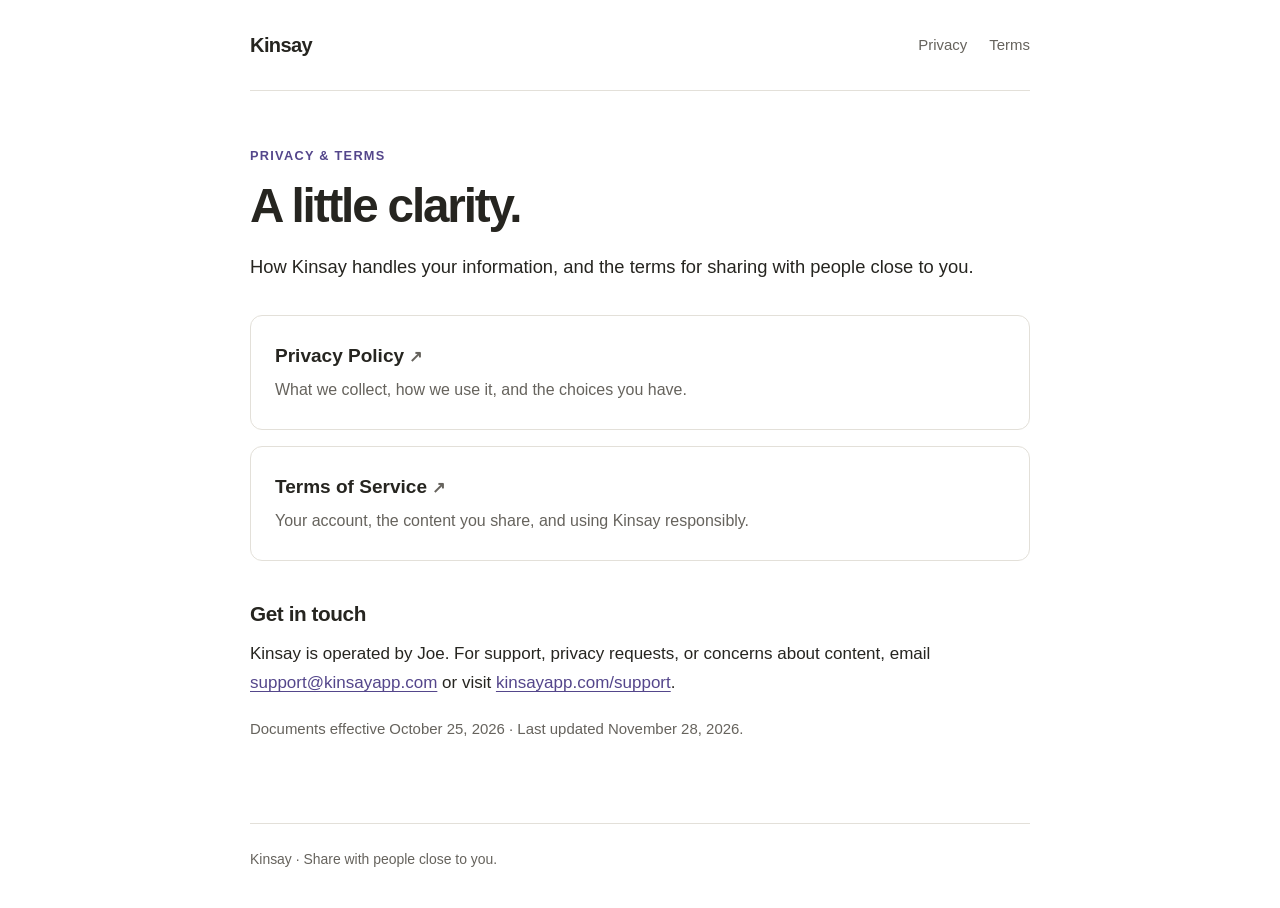
<file: index.html>
<!doctype html>
<html lang="en">
<head>
  <meta charset="utf-8">
  <meta name="viewport" content="width=device-width, initial-scale=1">
  <meta name="description" content="Privacy Policy, Terms of Service, and contact information for Kinsay.">
  <meta name="referrer" content="no-referrer">
  <title>Kinsay — Privacy &amp; Terms</title>
  <link rel="stylesheet" href="styles.css">
</head>
<body>
  <a class="skip-link" href="#main">Skip to content</a>
  <header class="site-header">
    <a class="brand" href="./" aria-label="Kinsay home">Kinsay</a>
    <nav aria-label="Legal"><a href="privacy.html">Privacy</a><a href="terms.html">Terms</a></nav>
  </header>
  <main id="main">
    <p class="eyebrow">Privacy &amp; Terms</p>
    <h1>A little clarity.</h1>
    <p class="intro">How Kinsay handles your information, and the terms for sharing with people close to you.</p>
    <ul class="document-links">
      <li><a href="privacy.html"><strong>Privacy Policy <span aria-hidden="true">↗</span></strong><span>What we collect, how we use it, and the choices you have.</span></a></li>
      <li><a href="terms.html"><strong>Terms of Service <span aria-hidden="true">↗</span></strong><span>Your account, the content you share, and using Kinsay responsibly.</span></a></li>
    </ul>
    <h2>Get in touch</h2>
    <p>Kinsay is operated by Joe. For support, privacy requests, or concerns about content, email <a class="contact" href="mailto:support@kinsayapp.com">support@kinsayapp.com</a> or visit <a href="https://kinsayapp.com/support">kinsayapp.com/support</a>.</p>
    <p class="date">Documents effective October 25, 2026 · Last updated November 28, 2026.</p>
  </main>
  <footer class="site-footer">Kinsay · Share with people close to you.</footer>
</body>
</html>
</file>
<file: styles.css>
:root {
  color-scheme: light dark;
  --surface: #ffffff;
  --text: #262520;
  --muted: #66635d;
  --line: #e3e0d9;
  --accent: #54468b;
  font-family: -apple-system, BlinkMacSystemFont, "Segoe UI", sans-serif;
  font-size: 17px;
  line-height: 1.7;
}
* { box-sizing: border-box; }
body { margin: 0; color: var(--text); }
a { color: var(--accent); text-underline-offset: .18em; }
a:hover { text-decoration-thickness: 2px; }
a:focus-visible, summary:focus-visible {
  outline: 3px solid var(--accent); outline-offset: 5px; border-radius: 2px;
}
.skip-link { position: absolute; top: -100px; left: 20px; padding: 8px 14px; background: var(--surface); }
.skip-link:focus { top: 12px; z-index: 1; }
.site-header, main, .site-footer { width: min(100% - 48px, 780px); margin-inline: auto; }
.site-header { display: flex; flex-wrap: wrap; align-items: center; justify-content: space-between; gap: 12px 24px; padding-block: 28px; border-bottom: 1px solid var(--line); }
.brand { font-size: 1.18rem; font-weight: 700; color: var(--text); text-decoration: none; letter-spacing: -.03em; }
nav { display: flex; gap: 22px; font-size: .88rem; }
nav a { color: var(--muted); text-decoration: none; }
nav a[aria-current="page"] { color: var(--text); text-decoration: underline; }
main { padding-block: 54px 64px; }
.eyebrow { color: var(--accent); font-size: .75rem; font-weight: 650; letter-spacing: .1em; text-transform: uppercase; margin: 0 0 12px; }
h1 { font-size: clamp(2rem, 6vw, 2.8rem); line-height: 1.15; letter-spacing: -.045em; margin: 0 0 18px; }
h2 { font-size: 1.22rem; line-height: 1.4; letter-spacing: -.02em; margin: 38px 0 12px; scroll-margin-top: 20px; }
p { margin: 0 0 18px; }
li { margin-block: 9px; }
ul, ol { padding-left: 24px; }
.date, .muted { color: var(--muted); font-size: .88rem; }
.intro { font-size: 1.08rem; }
.notice { background: var(--surface); padding: 22px 24px; border: 1px solid var(--line); border-radius: 12px; margin-block: 26px; }
.notice p:last-child { margin-bottom: 0; }
details { border-block: 1px solid var(--line); padding-block: 15px; margin: 28px 0 34px; }
summary { cursor: pointer; font-weight: 600; }
.document-links { list-style: none; padding: 0; display: grid; gap: 16px; margin-top: 32px; }
.document-links li { margin: 0; }
.document-links a { display: block; background: var(--surface); border: 1px solid var(--line); border-radius: 12px; padding: 24px; color: var(--text); text-decoration: none; }
.document-links a:hover { border-color: var(--accent); }
.document-links strong { display: block; font-size: 1.12rem; margin-bottom: 4px; }
.document-links span { color: var(--muted); font-size: .94rem; }
.contact { overflow-wrap: anywhere; }
.site-footer { border-top: 1px solid var(--line); padding-block: 24px 36px; font-size: .82rem; color: var(--muted); }
@media (max-width: 480px) {
  .site-header, main, .site-footer { width: calc(100% - 36px); }
  .site-header { padding-block: 20px; }
  main { padding-block: 36px 44px; }
  nav { gap: 16px; }
  .notice, .document-links a { padding: 18px; }
}
@media (prefers-color-scheme: dark) {
  :root { --surface: #242422; --text: #efede7; --muted: #b9b5ab; --line: #3c3b35; --accent: #c4b6fa; }
}
@media print {
  :root { color-scheme: light; --surface: white; --text: black; --muted: #444; --line: #ccc; --accent: black; font-size: 11pt; }
  .site-header, .site-footer, details, .skip-link { display: none; }
  main { width: 100%; padding: 0; }
  h2 { break-after: avoid; }
  p, li { orphans: 3; widows: 3; }
}
</file>
